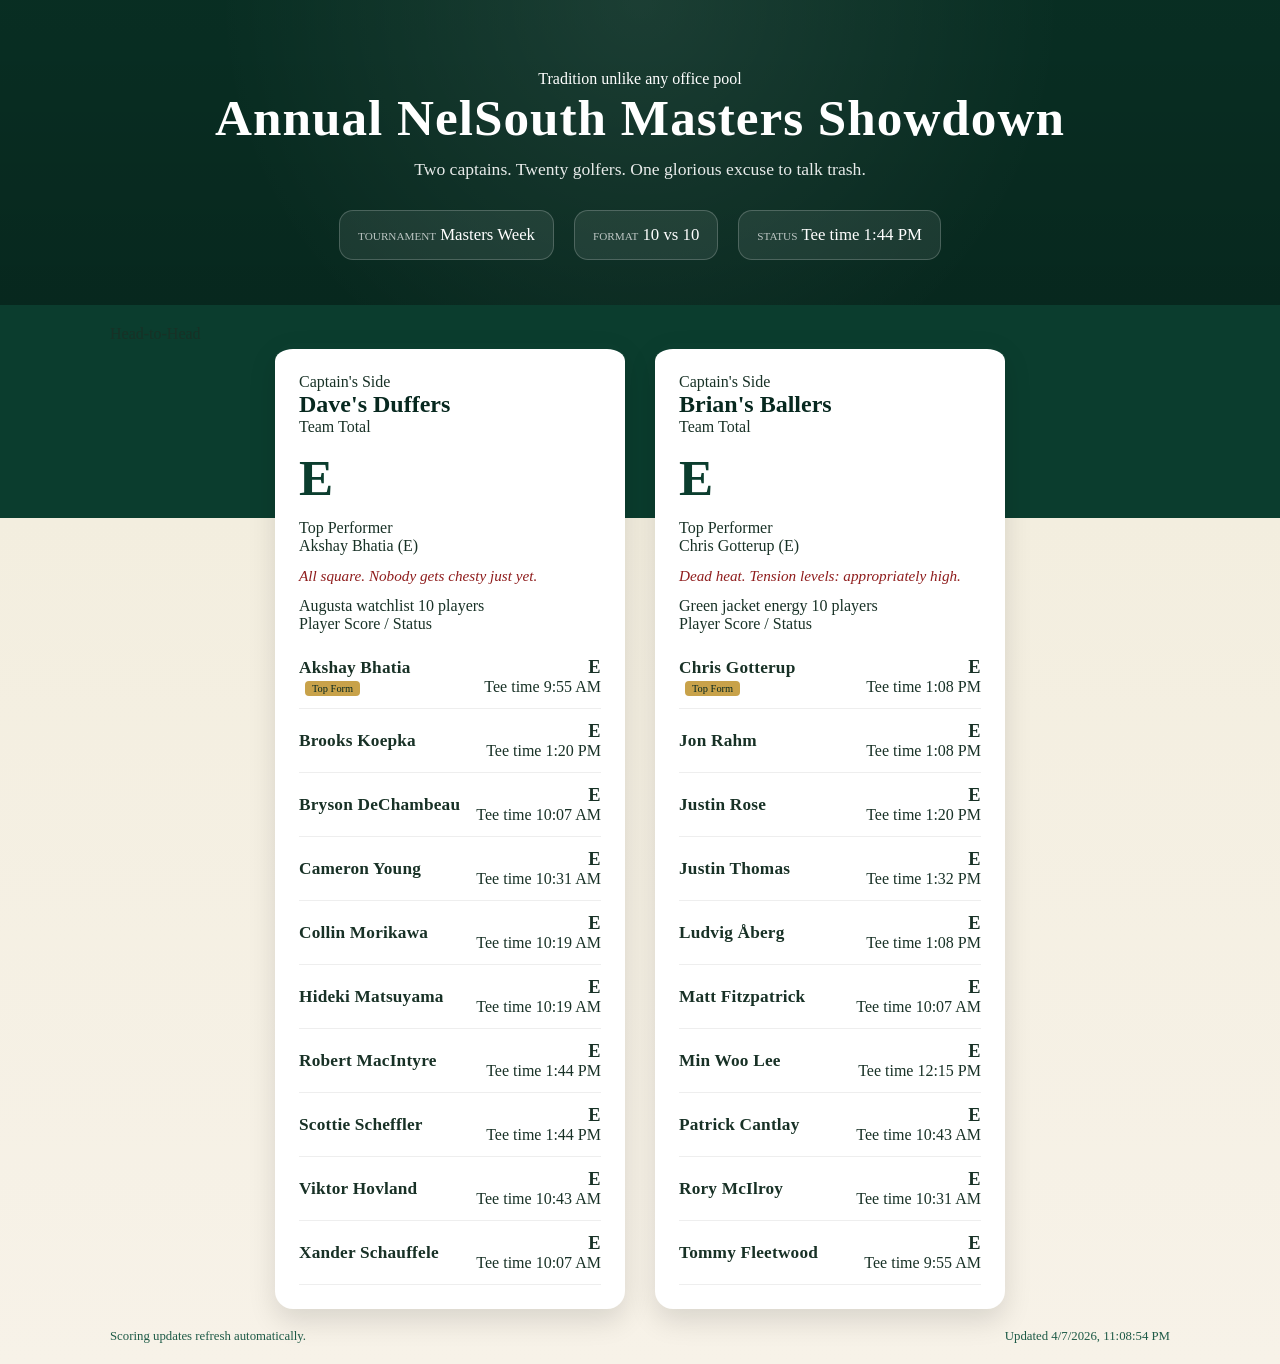
<file: site/index.html>
<!DOCTYPE html>
<html lang="en">
<head>
  <meta charset="UTF-8" />
  <meta name="viewport" content="width=device-width, initial-scale=1.0"/>
  <title>Annual NelSouth Masters Showdown</title>
  <link rel="stylesheet" href="styles.css"/>
</head>
<body>
  <div class="page-shell">
    <header class="hero">
      <div class="hero-topline">Tradition unlike any office pool</div>
      <h1>Annual NelSouth Masters Showdown</h1>
      <p class="hero-subtitle">
        Two captains. Twenty golfers. One glorious excuse to talk trash.
      </p>

      <div class="hero-callouts">
        <div class="callout">
          <span class="callout-label">Tournament</span>
          <span class="callout-value">Masters Week</span>
        </div>
        <div class="callout">
          <span class="callout-label">Format</span>
          <span class="callout-value">10 vs 10</span>
        </div>
        <div class="callout">
          <span class="callout-label">Status</span>
          <span class="callout-value" id="event-status">Live Scoring</span>
        </div>
      </div>
    </header>

    <main class="container">
      <section class="versus-bar">
        <div class="versus-line"></div>
        <div class="versus-pill">Head-to-Head</div>
        <div class="versus-line"></div>
      </section>

      <section class="teams" id="teams">
        <article class="team-card" id="team1">
          <div class="team-accent"></div>

          <div class="team-header">
            <div>
              <div class="team-kicker">Captain's Side</div>
              <h2>Dave's Duffers</h2>
            </div>
            <div class="badge" id="badge1"></div>
          </div>

          <div class="team-summary">
            <div>
              <div class="summary-label">Team Total</div>
              <div class="score" id="score1">--</div>
            </div>
            <div class="mini-stat">
              <div class="summary-label">Top Performer</div>
              <div class="mini-stat-value" id="top1">—</div>
            </div>
          </div>

          <div class="talk-banner" id="trash1"></div>

          <div class="team-meta">
            <span class="meta-chip">Augusta watchlist</span>
            <span class="meta-chip" id="players-count-1">10 players</span>
          </div>

          <div class="players-header">
            <span>Player</span>
            <span>Score / Status</span>
          </div>
          <div class="players" id="players1"></div>
        </article>

        <article class="team-card" id="team2">
          <div class="team-accent"></div>

          <div class="team-header">
            <div>
              <div class="team-kicker">Captain's Side</div>
              <h2>Brian's Ballers</h2>
            </div>
            <div class="badge" id="badge2"></div>
          </div>

          <div class="team-summary">
            <div>
              <div class="summary-label">Team Total</div>
              <div class="score" id="score2">--</div>
            </div>
            <div class="mini-stat">
              <div class="summary-label">Top Performer</div>
              <div class="mini-stat-value" id="top2">—</div>
            </div>
          </div>

          <div class="talk-banner" id="trash2"></div>

          <div class="team-meta">
            <span class="meta-chip">Green jacket energy</span>
            <span class="meta-chip" id="players-count-2">10 players</span>
          </div>

          <div class="players-header">
            <span>Player</span>
            <span>Score / Status</span>
          </div>
          <div class="players" id="players2"></div>
        </article>
      </section>

      <section class="footer-strip">
        <div class="footer-note">Scoring updates refresh automatically.</div>
        <div class="footer-note" id="updated-at">Waiting for latest data…</div>
      </section>
    </main>
  </div>

  <script src="app.js"></script>
</body>
</html>
</file>
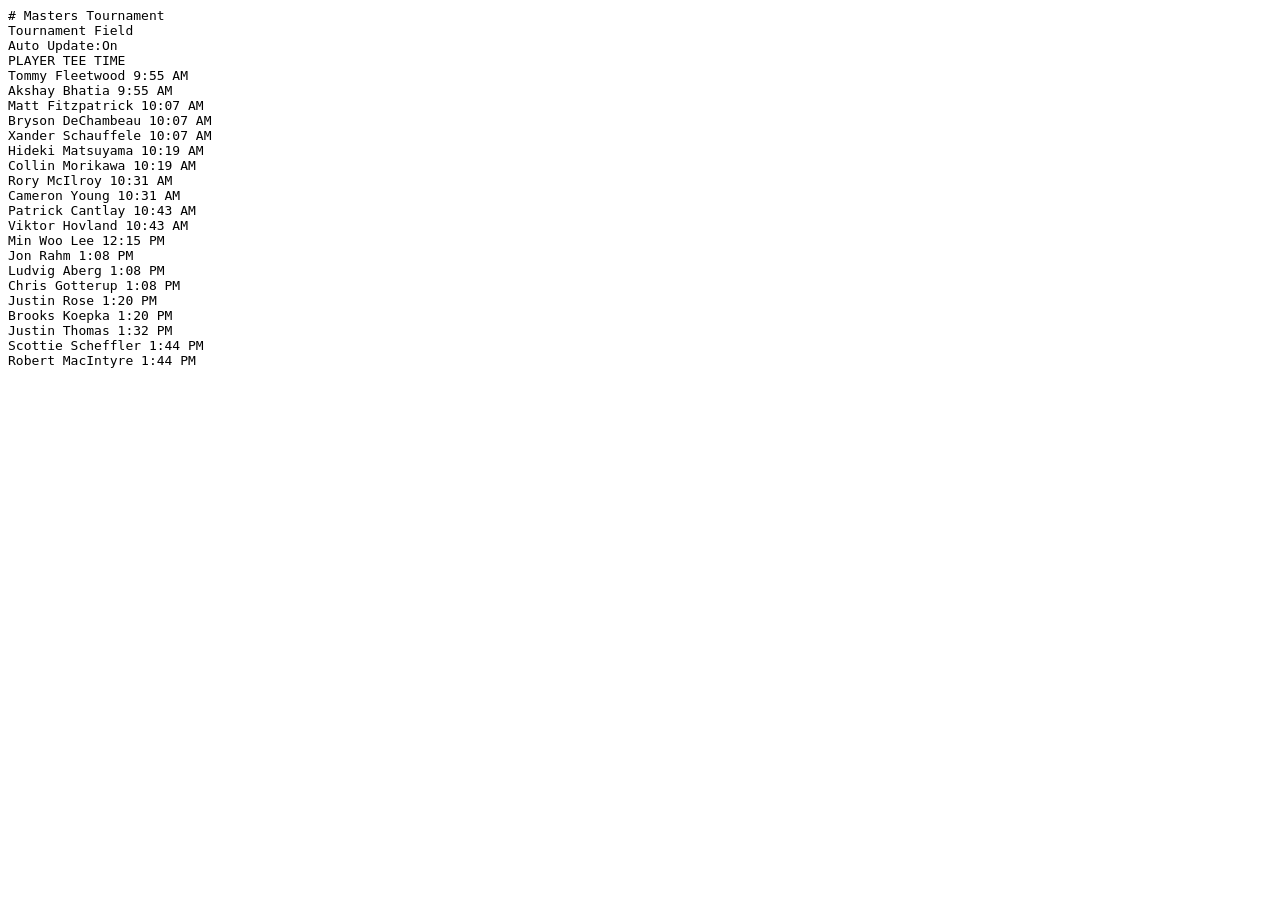
<file: sample/espn-field-sample.html>
<html><body><pre>
# Masters Tournament
Tournament Field
Auto Update:On
PLAYER TEE TIME
Tommy Fleetwood 9:55 AM
Akshay Bhatia 9:55 AM
Matt Fitzpatrick 10:07 AM
Bryson DeChambeau 10:07 AM
Xander Schauffele 10:07 AM
Hideki Matsuyama 10:19 AM
Collin Morikawa 10:19 AM
Rory McIlroy 10:31 AM
Cameron Young 10:31 AM
Patrick Cantlay 10:43 AM
Viktor Hovland 10:43 AM
Min Woo Lee 12:15 PM
Jon Rahm 1:08 PM
Ludvig Aberg 1:08 PM
Chris Gotterup 1:08 PM
Justin Rose 1:20 PM
Brooks Koepka 1:20 PM
Justin Thomas 1:32 PM
Scottie Scheffler 1:44 PM
Robert MacIntyre 1:44 PM
</pre></body></html>
</file>
<file: site/styles.css>
:root {
  --masters-green: #0b3d2e;
  --masters-green-dark: #07281f;
  --masters-green-soft: #1d5a46;
  --masters-gold: #c8a24a;
  --masters-gold-bright: #e2c16d;
  --masters-ivory: #f5f0e3;
  --masters-cream: #faf7ef;
  --masters-white: #ffffff;
  --masters-red: #8f1d1d;
  --text-main: #183126;
  --text-soft: #5f6e66;
  --line: rgba(15, 59, 46, 0.10);
}

/* ---------- GLOBAL ---------- */

* {
  box-sizing: border-box;
}

body {
  margin: 0;
  font-family: Georgia, serif;
  color: var(--text-main);
  background: linear-gradient(
    180deg,
    #0b3d2e 0%,
    #0b3d2e 38%,
    #f3eedf 38%,
    #f7f2e8 100%
  );
}

/* ---------- HERO ---------- */

.hero {
  text-align: center;
  padding: 70px 20px 45px;
  color: white;
  position: relative;
}

.hero::before {
  content: "";
  position: absolute;
  inset: 0;
  background: radial-gradient(
      circle at top,
      rgba(255,255,255,0.08),
      transparent 60%
    ),
    linear-gradient(
      180deg,
      rgba(0,0,0,0.25),
      rgba(0,0,0,0.35)
    );
  z-index: -1;
}

.hero h1 {
  font-size: 3.2rem;
  margin: 0;
  letter-spacing: 1px;
}

.hero-subtitle {
  margin-top: 12px;
  opacity: 0.9;
  font-size: 1.1rem;
}

/* ---------- CALLOUTS ---------- */

.hero-callouts {
  display: flex;
  justify-content: center;
  gap: 20px;
  margin-top: 30px;
  flex-wrap: wrap;
}

.callout {
  background: rgba(255,255,255,0.08);
  border: 1px solid rgba(255,255,255,0.2);
  border-radius: 14px;
  padding: 14px 18px;
  color: white;
}

.callout-label {
  font-size: 0.7rem;
  text-transform: uppercase;
  opacity: 0.7;
}

.callout-value {
  font-size: 1.05rem;
}

/* ---------- LAYOUT ---------- */

.container {
  max-width: 1100px;
  margin: auto;
  padding: 20px;
}

.teams {
  display: flex;
  gap: 30px;
  flex-wrap: wrap;
  justify-content: center;
}

/* ---------- TEAM CARD ---------- */

.team-card {
  background: white;
  border-radius: 18px;
  padding: 24px;
  width: 350px;
  box-shadow: 0 12px 28px rgba(0,0,0,0.12);
  border-top: 6px solid var(--masters-green);
  transition: all 0.3s ease;
}

.team-card.leading {
  border-top: 6px solid var(--masters-gold);
  box-shadow: 0 0 28px rgba(200,162,74,0.5);
  transform: scale(1.02);
}

.team-header h2 {
  margin: 0;
  color: var(--masters-green-dark);
  font-size: 1.5rem;
}

/* ---------- SCORE ---------- */

.score {
  font-size: 3.2rem; /* BIGGER */
  margin: 12px 0;
  color: var(--masters-green);
  font-weight: bold;
  letter-spacing: 1px;
}

.score.pulse {
  transform: scale(1.1);
}

/* ---------- PLAYERS ---------- */

.players {
  margin-top: 12px;
}

.player-row {
  display: flex;
  justify-content: space-between;
  align-items: center;
  padding: 12px 0; /* more breathing room */
  border-bottom: 1px solid #eee;
}

/* LEFT SIDE */

.player-name {
  font-weight: 600;
  font-size: 1.08rem; /* BIGGER */
  letter-spacing: 0.2px;
}

/* RIGHT SIDE */

.player-right {
  text-align: right;
}

.player-score {
  font-weight: bold;
  font-size: 1.15rem; /* BIGGER */
  letter-spacing: 0.5px;
}

/* STATUS */

.player-status {
  font-size: 0.75rem;
  color: var(--text-soft);
  margin-top: 4px;
  font-family: Arial, Helvetica, sans-serif;
}

/* ---------- TOP PLAYER ---------- */

.top-badge {
  background: var(--masters-gold);
  color: #07281f;
  font-size: 0.65rem;
  padding: 2px 7px;
  border-radius: 4px;
  margin-left: 6px;
}

/* ---------- TRASH TALK ---------- */

.talk-banner {
  margin: 12px 0;
  font-style: italic;
  color: var(--masters-red);
  font-size: 0.95rem;
}

/* ---------- FOOTER ---------- */

.footer-strip {
  margin-top: 20px;
  display: flex;
  justify-content: space-between;
  font-size: 0.8rem;
  color: var(--masters-green-soft);
}

/* ---------- MOBILE ---------- */

@media (max-width: 768px) {
  .teams {
    flex-direction: column;
    align-items: center;
  }

  .team-card {
    width: 100%;
  }

  .score {
    font-size: 2.6rem;
  }
}
</file>
